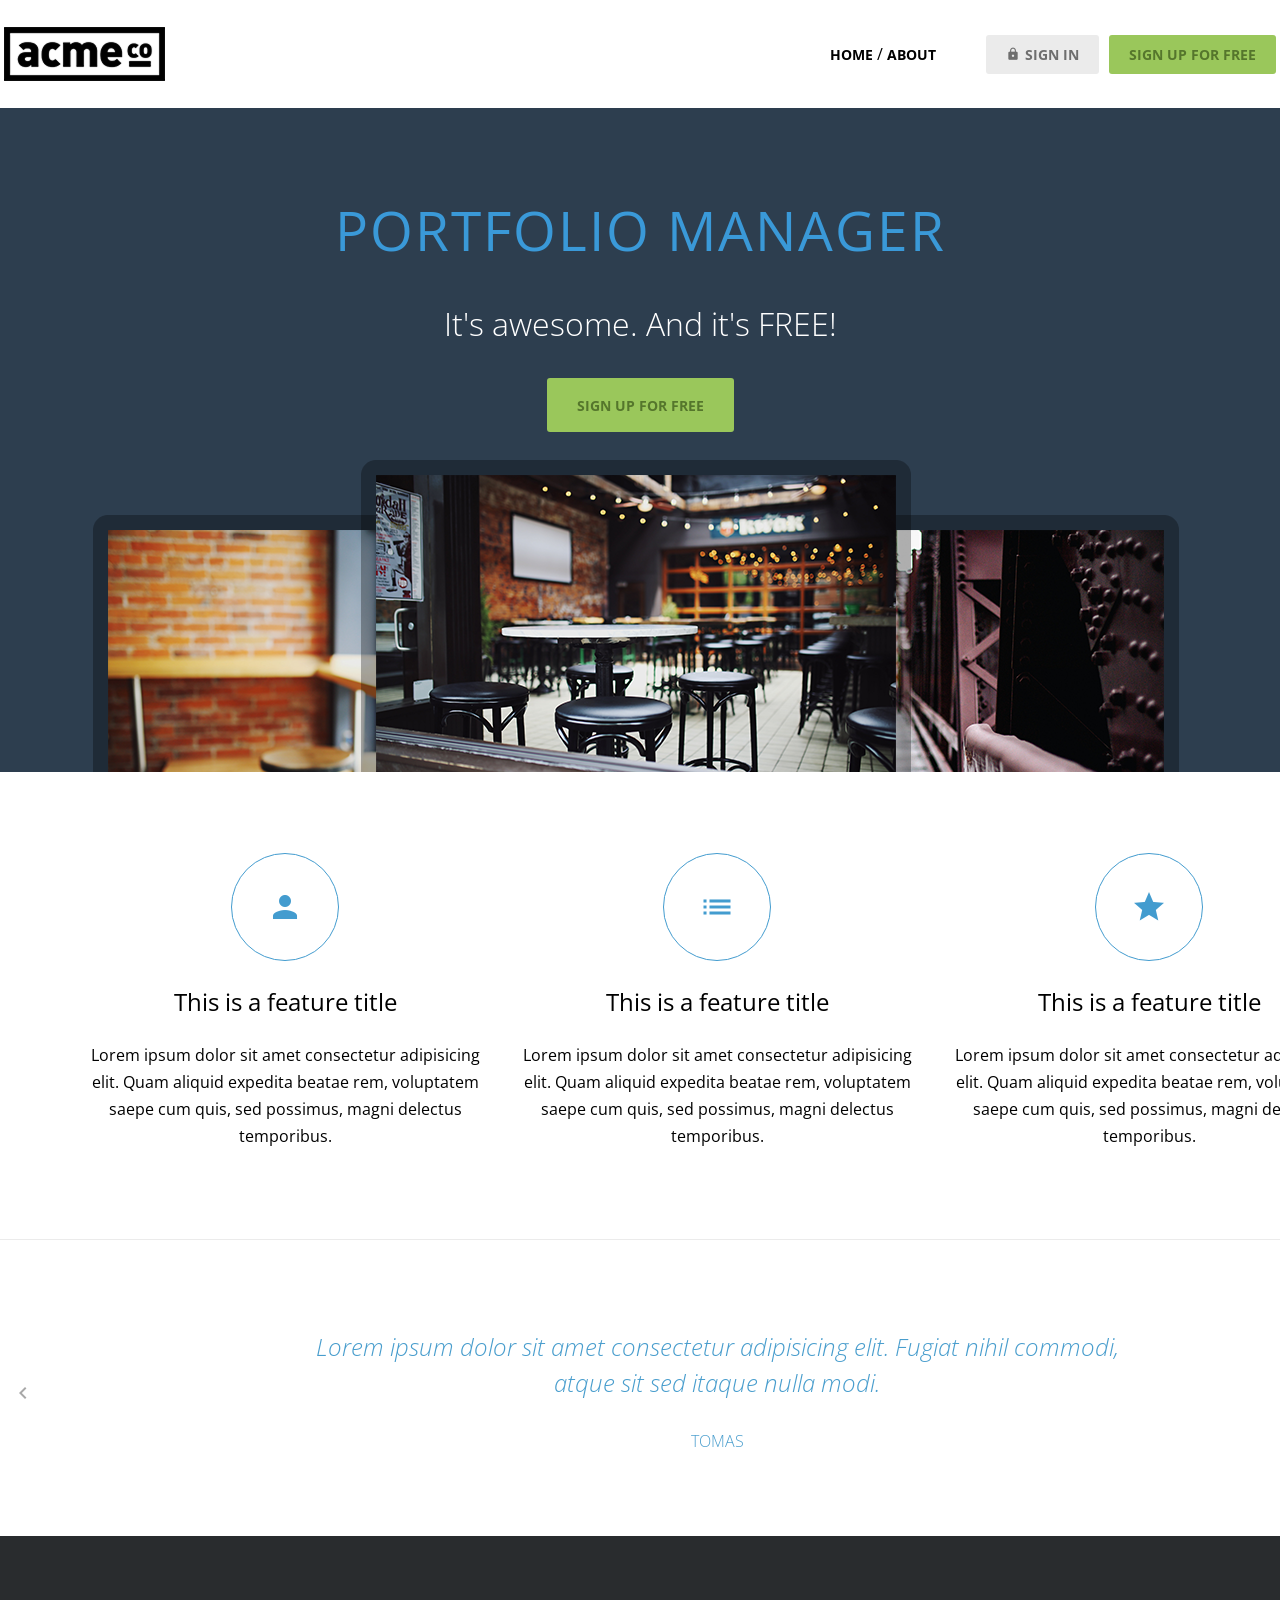
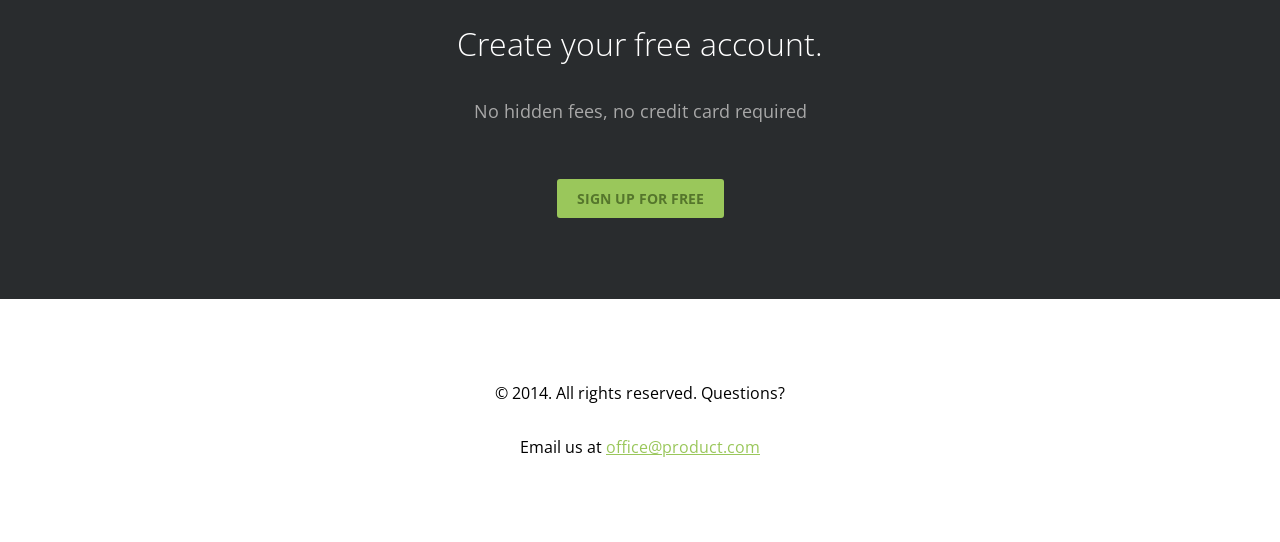
<file: index.html>
<!doctype html>
<html lang="en">
  <head>
    <meta charset="UTF-8" />
    <meta name="viewport" content="width=device-width, initial-scale=1.0" />
    <title>ACME</title>
    <link rel="preconnect" href="https://fonts.googleapis.com" />
    <link rel="preconnect" href="https://fonts.gstatic.com" crossorigin />
    <link
      href="https://fonts.googleapis.com/css2?family=Open+Sans:ital,wght@0,300..800;1,300..800&display=swap"
      rel="stylesheet"
    />
    <link
      href="https://fonts.googleapis.com/icon?family=Material+Icons"
      rel="stylesheet"
    />
    <link rel="stylesheet" href="css/common.css" />
    <link rel="stylesheet" href="css/index.css" />
  </head>
  <body>
    <header>
      <div class="container d-flex justify-content-between align-items-center">
        <h1 class="logo">
          <a href="index.html">
            <img src="images/Logo.png" alt="acme logo" />
            <span class="hidden">ACME</span>
          </a>
        </h1>
        <nav>
          <ul class="d-flex align-items-center">
            <li>
              <a href="index.html" class="text-nav">home</a>
              /
              <a href="about.html" class="text-nav">about</a>
            </li>

            <li>
              <a href="signin.html" class="btn btn-secondary"
                ><span class="material-icons">lock</span>sign in</a
              >
            </li>

            <li>
              <a href="signup.html" class="btn btn-primary">sign up for free</a>
            </li>
          </ul>
        </nav>
      </div>
    </header>

    <main>
      <section class="hero inner-top-pd">
        <div class="container d-flex flex-column align-items-center g-1">
          <h2 class="text-heading-xl">Portfolio Manager</h2>
          <h3 class="text-body-l">It's awesome. And it's FREE!</h3>
          <a href="" class="btn btn-primary big">sign up for free</a>
          <img src="images/hero_image.png" alt="hero image" />
        </div>
      </section>

      <section class="features container inner-pd">
        <h2 class="hidden">Features</h2>
        <ul class="d-flex justify-content-between">
          <li>
            <div class="icon"><span class="material-icons">person</span></div>
            <h3 class="text-heading-s">This is a feature title</h3>
            <p>
              Lorem ipsum dolor sit amet consectetur adipisicing elit. Quam
              aliquid expedita beatae rem, voluptatem saepe cum quis, sed
              possimus, magni delectus temporibus.
            </p>
          </li>
          <li>
            <div class="icon"><span class="material-icons">list</span></div>
            <h3 class="text-heading-s">This is a feature title</h3>
            <p>
              Lorem ipsum dolor sit amet consectetur adipisicing elit. Quam
              aliquid expedita beatae rem, voluptatem saepe cum quis, sed
              possimus, magni delectus temporibus.
            </p>
          </li>
          <li>
            <div class="icon"><span class="material-icons">star</span></div>
            <h3 class="text-heading-s">This is a feature title</h3>
            <p>
              Lorem ipsum dolor sit amet consectetur adipisicing elit. Quam
              aliquid expedita beatae rem, voluptatem saepe cum quis, sed
              possimus, magni delectus temporibus.
            </p>
          </li>
        </ul>
      </section>

      <hr />

      <section class="testimonial slidewrapper container inner-pd">
        <h2 class="hidden">testimonial</h2>
        <ul class="slidecontainer">
          <li>
            <blockquote>
              <p>
                Lorem ipsum dolor sit amet consectetur adipisicing elit. Fugiat
                nihil commodi, atque sit sed itaque nulla modi.
              </p>
            </blockquote>
            <small>john doe</small>
          </li>
          <li>
            <blockquote>
              <p>
                Lorem ipsum dolor sit amet consectetur adipisicing elit. Fugiat
                nihil commodi, atque sit sed itaque nulla modi.
              </p>
            </blockquote>
            <small>tomas</small>
          </li>
          <li>
            <blockquote>
              <p>
                Lorem ipsum dolor sit amet consectetur adipisicing elit. Fugiat
                nihil commodi, atque sit sed itaque nulla modi.
              </p>
            </blockquote>
            <small>jane</small>
          </li>
        </ul>

        <button type="button" class="button prev">
          <span class="material-icons">chevron_left</span>
        </button>
        <button type="button" class="button next">
          <span class="material-icons">chevron_right</span>
        </button>
      </section>

      <section class="cta inner-pd d-flex flex-column align-items-center g-2">
        <div class="content d-flex flex-column g-1">
          <h3 class="text-body-l">Create your free account.</h3>
          <p class="text-body-m-plus">
            No hidden fees, no credit card required
          </p>
        </div>
        <a href="#" class="btn btn-primary">sign up for free</a>
      </section>
    </main>
    <footer class="inner-pd d-flex flex-column g-1 align-items-center">
      <p>&copy; 2014. All rights reserved. Questions?</p>
      <p>Email us at <a href="#" class="text-link">office@product.com</a></p>
    </footer>
  </body>
</html>
</file>
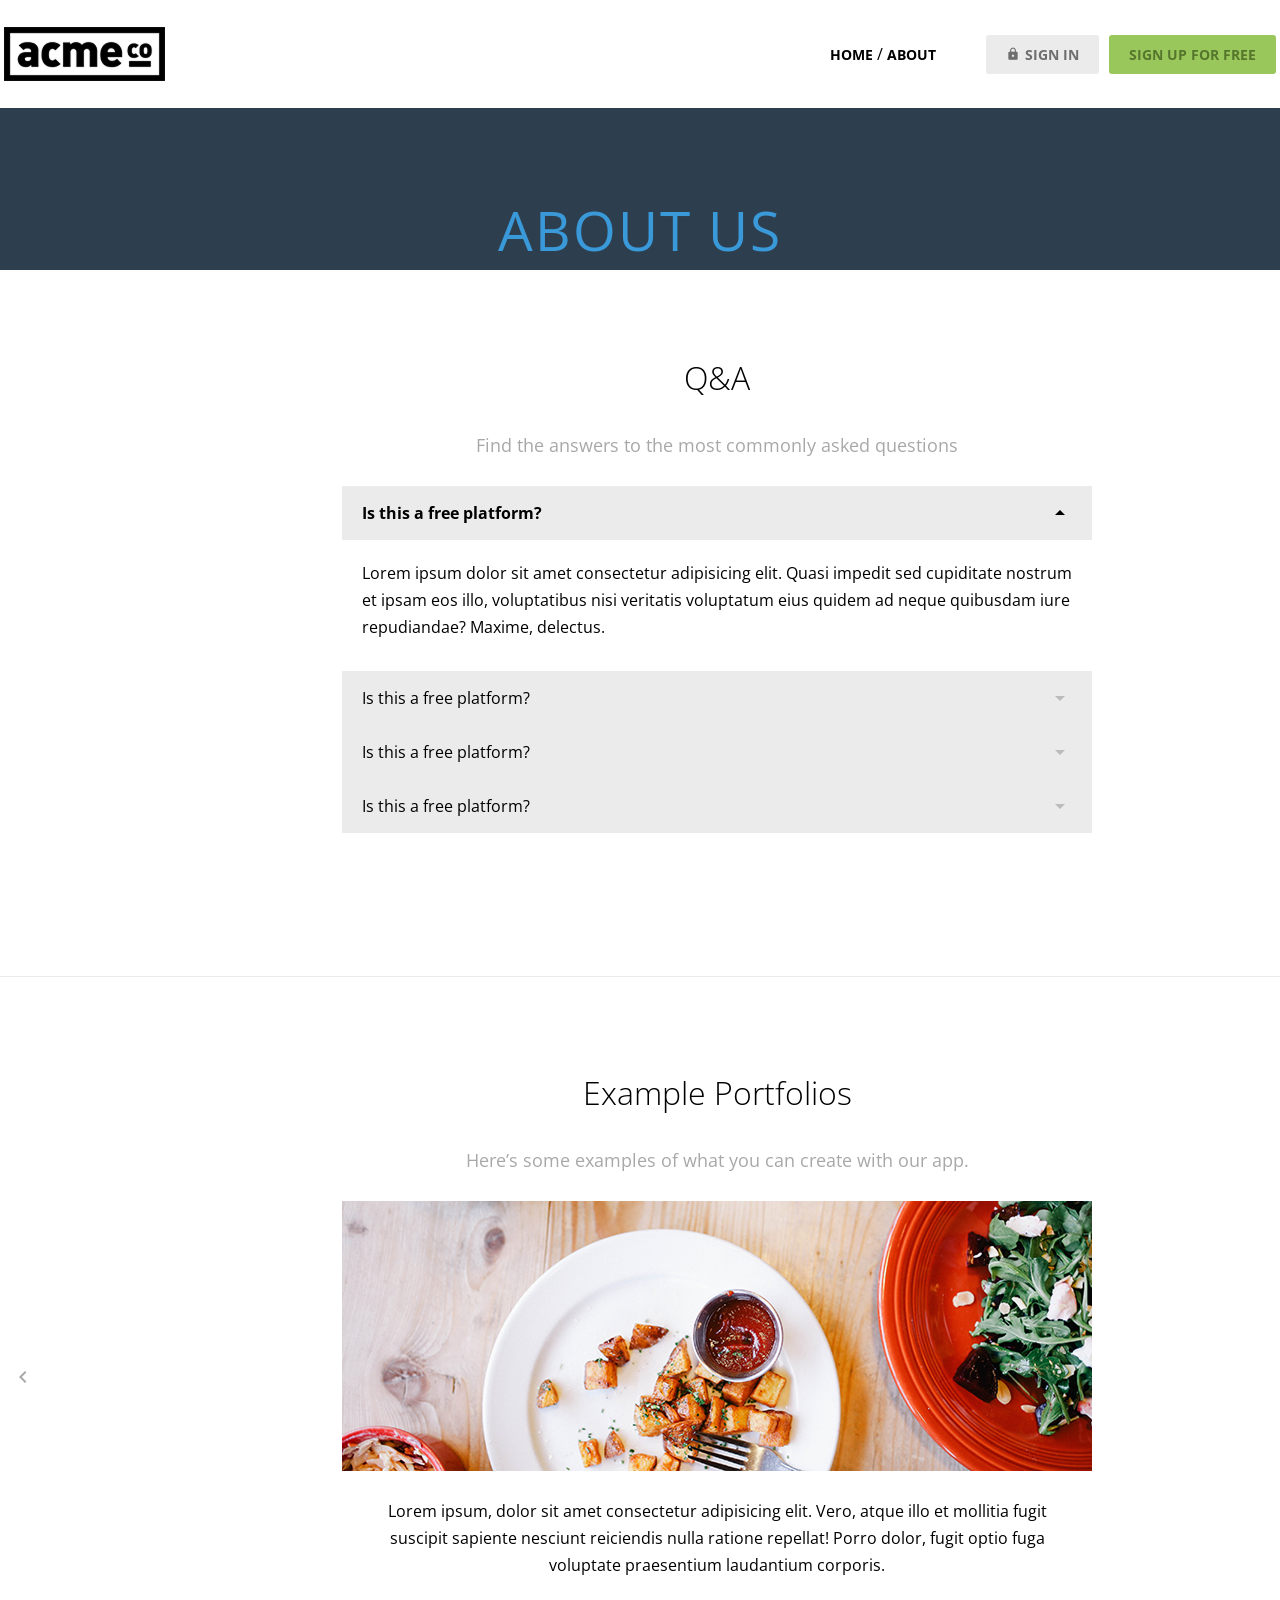
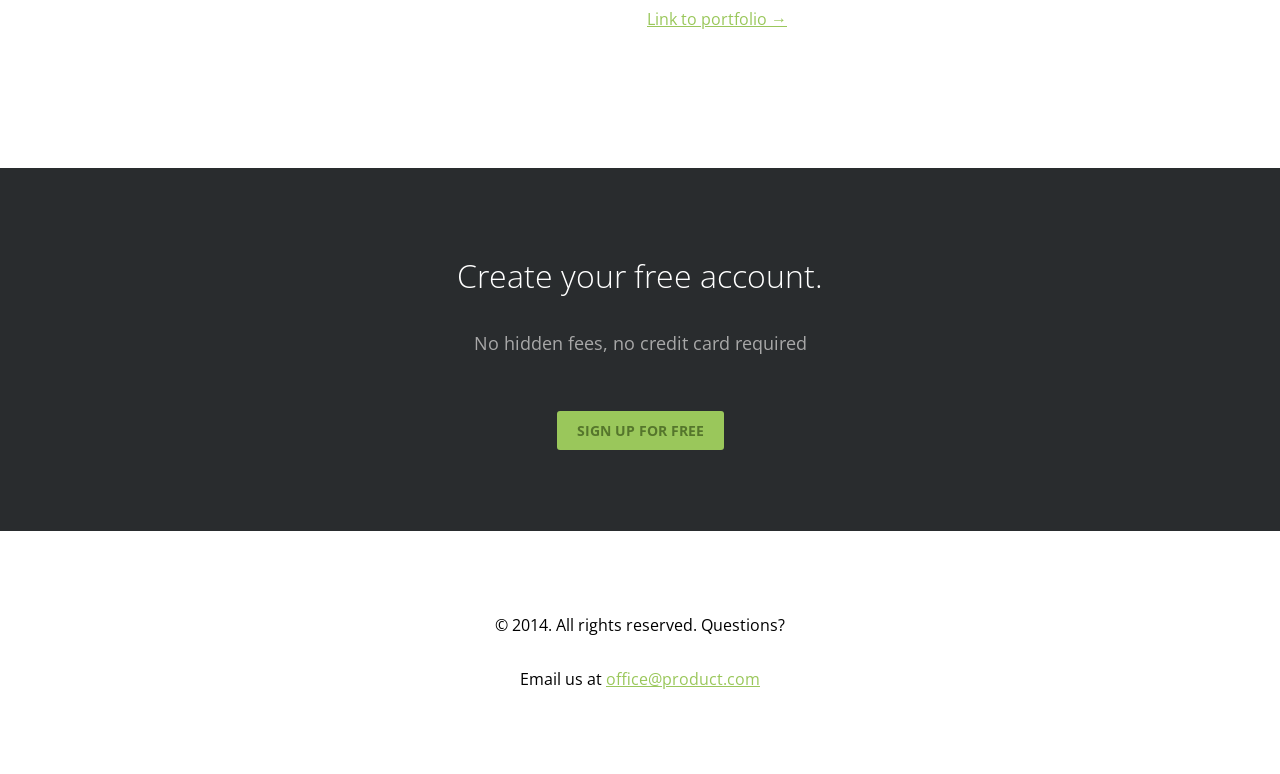
<file: about.html>
<!doctype html>
<html lang="en">
  <head>
    <meta charset="UTF-8" />
    <meta name="viewport" content="width=device-width, initial-scale=1.0" />
    <title>About - ACME</title>
    <link rel="preconnect" href="https://fonts.googleapis.com" />
    <link rel="preconnect" href="https://fonts.gstatic.com" crossorigin />
    <link
      href="https://fonts.googleapis.com/css2?family=Open+Sans:ital,wght@0,300..800;1,300..800&display=swap"
      rel="stylesheet"
    />
    <link
      href="https://fonts.googleapis.com/icon?family=Material+Icons"
      rel="stylesheet"
    />
    <link rel="stylesheet" href="css/common.css" />
    <link rel="stylesheet" href="css/about.css" />
  </head>
  <body>
    <header>
      <div class="container d-flex justify-content-between align-items-center">
        <h1 class="logo">
          <a href="index.html">
            <img src="images/Logo.png" alt="acme logo" />
            <span class="hidden">ACME</span>
          </a>
        </h1>
        <nav>
          <ul class="d-flex align-items-center">
            <li>
              <a href="index.html" class="text-nav">home</a>
              /
              <a href="about.html" class="text-nav">about</a>
            </li>

            <li>
              <a href="signin.html" class="btn btn-secondary"
                ><span class="material-icons">lock</span>sign in</a
              >
            </li>

            <li>
              <a href="signup.html" class="btn btn-primary">sign up for free</a>
            </li>
          </ul>
        </nav>
      </div>
    </header>

    <main>
      <section class="hero inner-top-pd">
        <div class="container text-center">
          <h2 class="text-heading-xl">about us</h2>
        </div>
      </section>

      <section class="qna container inner-pd">
        <div class="header d-flex flex-column g-1 align-items-center">
          <h3 class="text-body-l">Q&amp;A</h3>
          <p class="text-body-m-plus">
            Find the answers to the most commonly asked questions
          </p>
          <ul class="qnalist">
            <li class="active">
              <h4 class="question">
                Is this a free platform?
                <span class="material-icons">arrow_drop_down</span>
              </h4>
              <div class="answer">
                <p>Lorem ipsum dolor sit amet consectetur adipisicing elit. Quasi impedit sed cupiditate nostrum et ipsam eos illo, voluptatibus nisi veritatis voluptatum eius quidem ad neque quibusdam iure repudiandae? Maxime, delectus.</p>
              </div>
            </li>
            <li>
              <h4 class="question">
                Is this a free platform?
                <span class="material-icons">arrow_drop_down</span>
              </h4>
              <div class="answer">
                <p>Lorem ipsum dolor sit amet consectetur adipisicing elit. Quasi impedit sed cupiditate nostrum et ipsam eos illo, voluptatibus nisi veritatis voluptatum eius quidem ad neque quibusdam iure repudiandae? Maxime, delectus.</p>
              </div>
            </li>
            <li>
              <h4 class="question">
                Is this a free platform?
                <span class="material-icons">arrow_drop_down</span>
              </h4>
              <div class="answer">
                <p>Lorem ipsum dolor sit amet consectetur adipisicing elit. Quasi impedit sed cupiditate nostrum et ipsam eos illo, voluptatibus nisi veritatis voluptatum eius quidem ad neque quibusdam iure repudiandae? Maxime, delectus.</p>
              </div>
            </li>
            <li>
              <h4 class="question">
                Is this a free platform?
                <span class="material-icons">arrow_drop_down</span>
              </h4>
              <div class="answer">
                <p>Lorem ipsum dolor sit amet consectetur adipisicing elit. Quasi impedit sed cupiditate nostrum et ipsam eos illo, voluptatibus nisi veritatis voluptatum eius quidem ad neque quibusdam iure repudiandae? Maxime, delectus.</p>
              </div>
            </li>
            
          </ul>
        </div>
      </section>

      <hr />

      <section class="portfolio slidewrapper container inner-pd">
        <div class="header d-flex flex-column g-1 text-center">
          <h3 class="text-body-l">Example Portfolios</h3>
          <p class="text-body-m-plus">
            Here’s some examples of what you can create with our app.
          </p>
        <ul class="slidecontainer">
          <li>
            <img src="images/portfolio_01.jpg" alt="portfolio_01">
            <p>Lorem ipsum, dolor sit amet consectetur adipisicing elit. Vero, atque illo et mollitia fugit suscipit sapiente nesciunt reiciendis nulla ratione repellat! Porro dolor, fugit optio fuga voluptate praesentium laudantium corporis.</p>
            <a href="" class="text-link">Link to portfolio &rarr;</a>
          </li>
        </ul>

        <button type="button" class="button prev">
          <span class="material-icons">chevron_left</span>
        </button>
        <button type="button" class="button next">
          <span class="material-icons">chevron_right</span>
        </button>
      </section>

      <section class="cta inner-pd d-flex flex-column align-items-center g-2">
        <div class="content d-flex flex-column g-1">
          <h3 class="text-body-l">Create your free account.</h3>
          <p class="text-body-m-plus">
            No hidden fees, no credit card required
          </p>
        </div>
        <a href="#" class="btn btn-primary">sign up for free</a>
      </section>
    </main>
    <footer class="inner-pd d-flex flex-column g-1 align-items-center">
      <p>&copy; 2014. All rights reserved. Questions?</p>
      <p>Email us at <a href="#" class="text-link">office@product.com</a></p>
    </footer>
  </body>
</html>
</file>
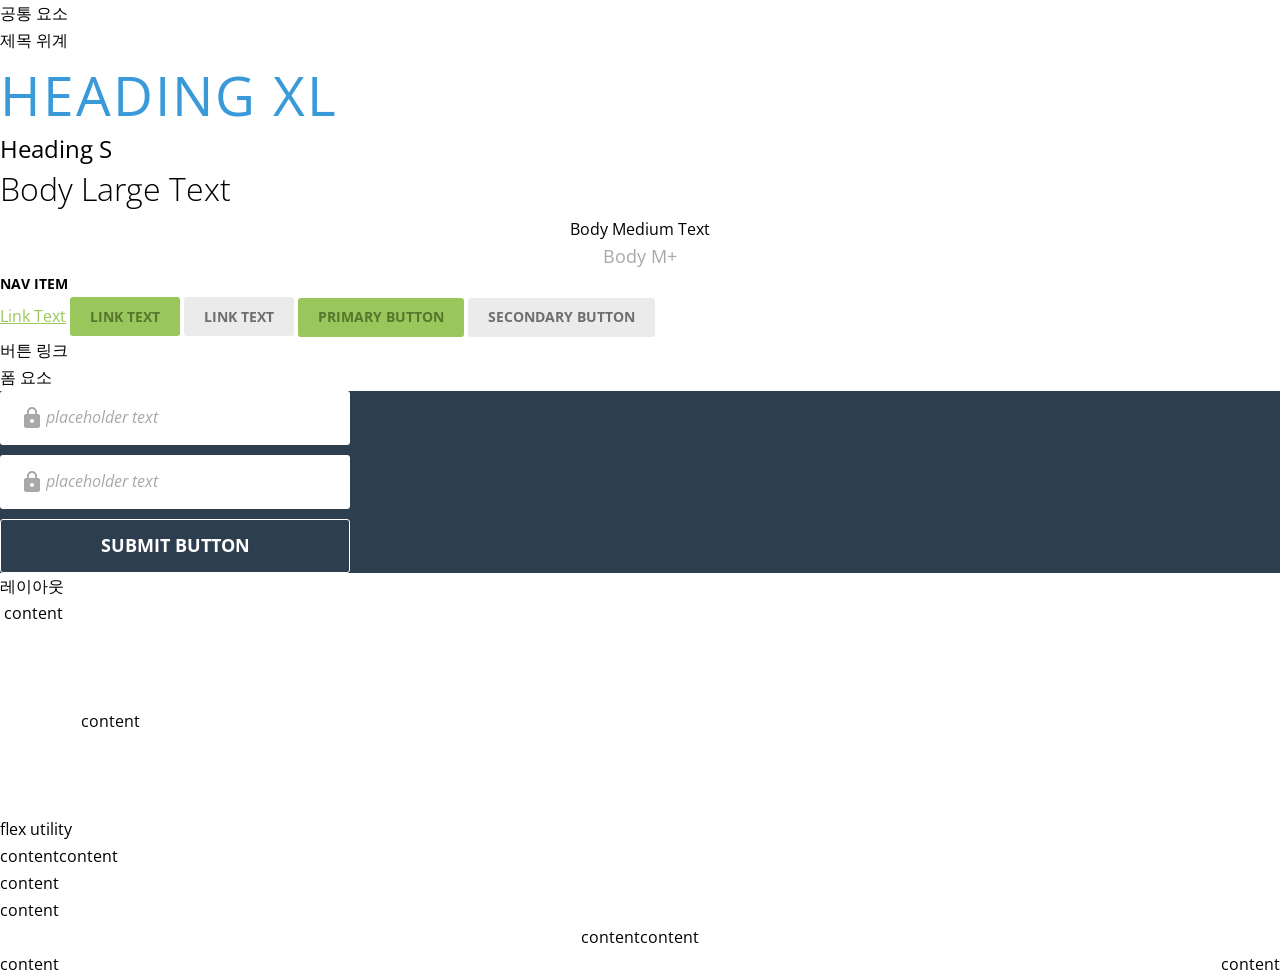
<file: common.html>
<!DOCTYPE html>
<html lang="en">
<head>
  <meta charset="UTF-8">
  <meta name="viewport" content="width=device-width, initial-scale=1.0">
  <title>ACME</title>
  <link rel="preconnect" href="https://fonts.googleapis.com">
  <link rel="preconnect" href="https://fonts.gstatic.com" crossorigin>
  <link href="https://fonts.googleapis.com/css2?family=Open+Sans:ital,wght@0,300..800;1,300..800&display=swap" rel="stylesheet">
  <link href="https://fonts.googleapis.com/icon?family=Material+Icons" rel="stylesheet">
  <link rel="stylesheet" href="css/common.css">
</head>
<body>
  <h1>공통 요소</h1>
  <h2>제목 위계</h2>
      <!-- Heading -->
    <h1 class="text-heading-xl">Heading XL</h1>
    <h2 class="text-heading-s">Heading S</h2>

    <!-- Body -->
    <p class="text-body-l">Body Large Text</p>
    <p class="text-body-m">Body Medium Text</p>
    <p class="text-body-m-plus">Body M+</p>

    <!-- Navigation -->
    <nav>
      <ul>
        <li><a href="#" class="text-nav">Nav Item</a></li>
      </ul>
    </nav>

    <!-- Link -->
    <a href="#" class="text-link">Link Text</a>
    <a href="#" class="btn btn-primary">Link Text</a>
    <a href="#" class="btn btn-secondary">Link Text</a>

    <!-- Button -->
    <button class="btn btn-primary">Primary Button</button>
    <button class="btn btn-secondary">Secondary Button</button>
  <h2>버튼 링크</h2>
  <h2>폼 요소</h2>
    <div class="hero">
      <form action="">
        <div class="field">
          <label for="useremail">
            <span class="material-icons">lock</span>
          </label>
          <input type="text" id="useremail" placeholder="placeholder text">
        </div>
        <div class="field">
          <label for="useremail">
            <span class="material-icons">lock</span>
          </label>
          <input type="text" id="useremail" placeholder="placeholder text">
        </div>
        <button type="submit">Submit button</button>
      </form>
    </div>
  <h2>레이아웃</h2>
  <div class="container">
    content
  </div>
  <div class="container inner-pd">
    content
  </div>
  <h3>flex utility</h3>
  <div class="d-flex">
    <div>content</div>
    <div>content</div>
  </div>
  <div class="d-flex flex-column ">
    <div>content</div>
    <div>content</div>
  </div>
  <div class="d-flex justify-content-center">
    <div>content</div>
    <div>content</div>
  </div>
  <div class="d-flex justify-content-between">
    <div>content</div>
    <div>content</div>
  </div>
</body>
</html>
</file>
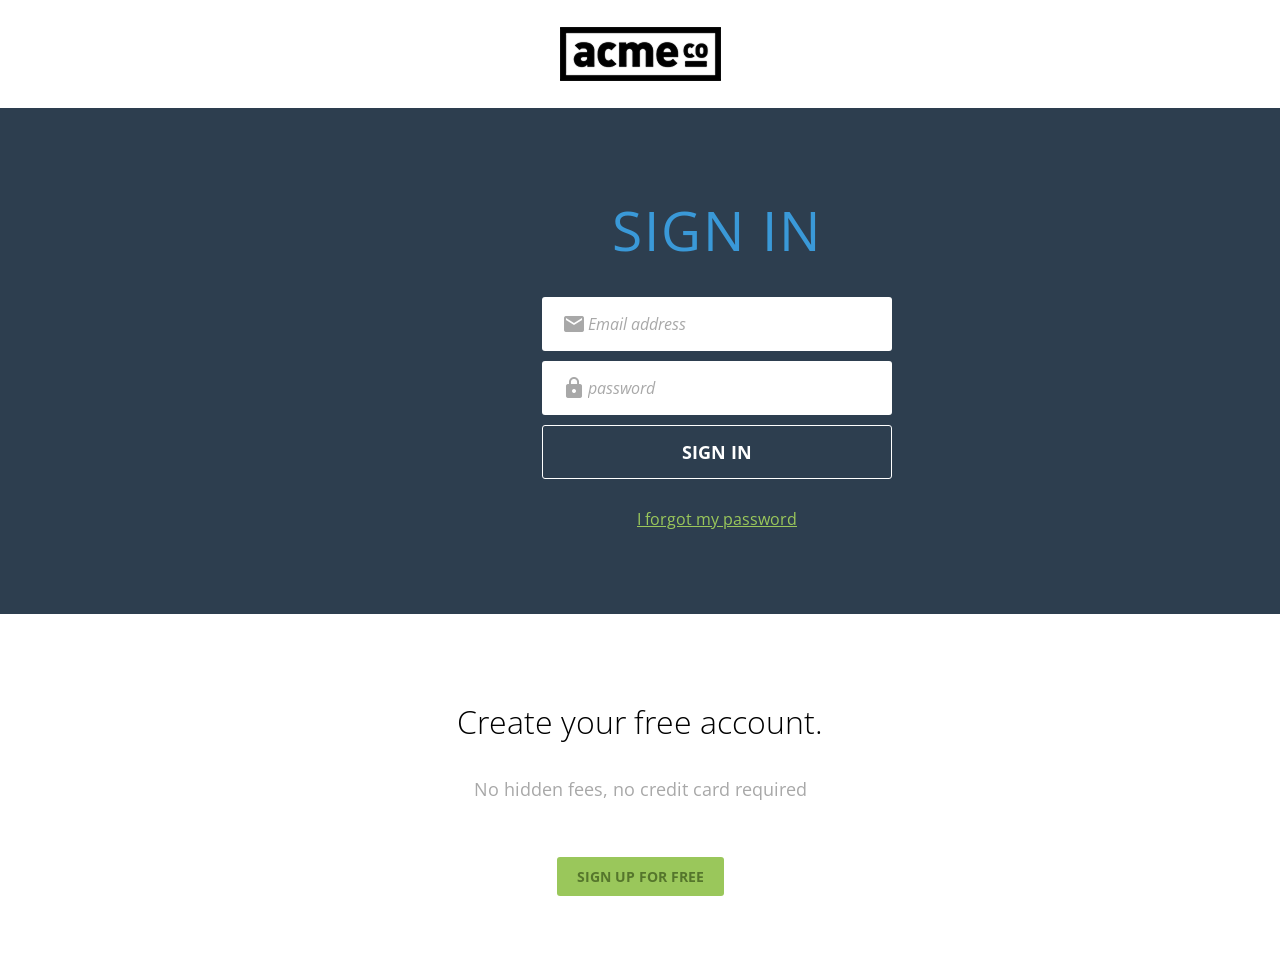
<file: signin.html>
<!doctype html>
<html lang="en">
  <head>
    <meta charset="UTF-8" />
    <meta name="viewport" content="width=device-width, initial-scale=1.0" />
    <title>Signin - CME</title>
    <link rel="preconnect" href="https://fonts.googleapis.com" />
    <link rel="preconnect" href="https://fonts.gstatic.com" crossorigin />
    <link
      href="https://fonts.googleapis.com/css2?family=Open+Sans:ital,wght@0,300..800;1,300..800&display=swap"
      rel="stylesheet"
    />
    <link
      href="https://fonts.googleapis.com/icon?family=Material+Icons"
      rel="stylesheet"
    />
    <link rel="stylesheet" href="css/common.css" />
    <link rel="stylesheet" href="css/sign.css" />
  </head>
  <body>
    <header>
      <div class="container d-flex justify-content-center align-items-center">
        <h1 class="logo">
          <a href="index.html">
            <img src="images/Logo.png" alt="acme logo" />
            <span class="hidden">ACME</span>
          </a>
        </h1>
      </div>
    </header>

    <main>
      <section class="hero inner-pd">
        <div class="container d-flex flex-column align-items-center g-1">
          <h2 class="text-heading-xl">Sign in</h2>

          <form action="">
            <div class="field">
              <label for="useremail">
                <span class="material-icons">email</span>
              </label>
              <input type="text" id="useremail" placeholder="Email address" />
            </div>
            <div class="field">
              <label for="useremail">
                <span class="material-icons">lock</span>
              </label>
              <input type="text" id="useremail" placeholder="password" />
            </div>
            <button type="submit">Sign in</button>
          </form>
          <a href="" class="text-link">I forgot my password</a>
        </div>
      </section>
    </main>

    <footer class="inner-pd d-flex flex-column align-items-center g-2">
      <div class="content d-flex flex-column g-1">
        <h3 class="text-body-l">Create your free account.</h3>
        <p class="text-body-m-plus">No hidden fees, no credit card required</p>
      </div>
      <a href="#" class="btn btn-primary">sign up for free</a>
    </footer>
  </body>
</html>
</file>
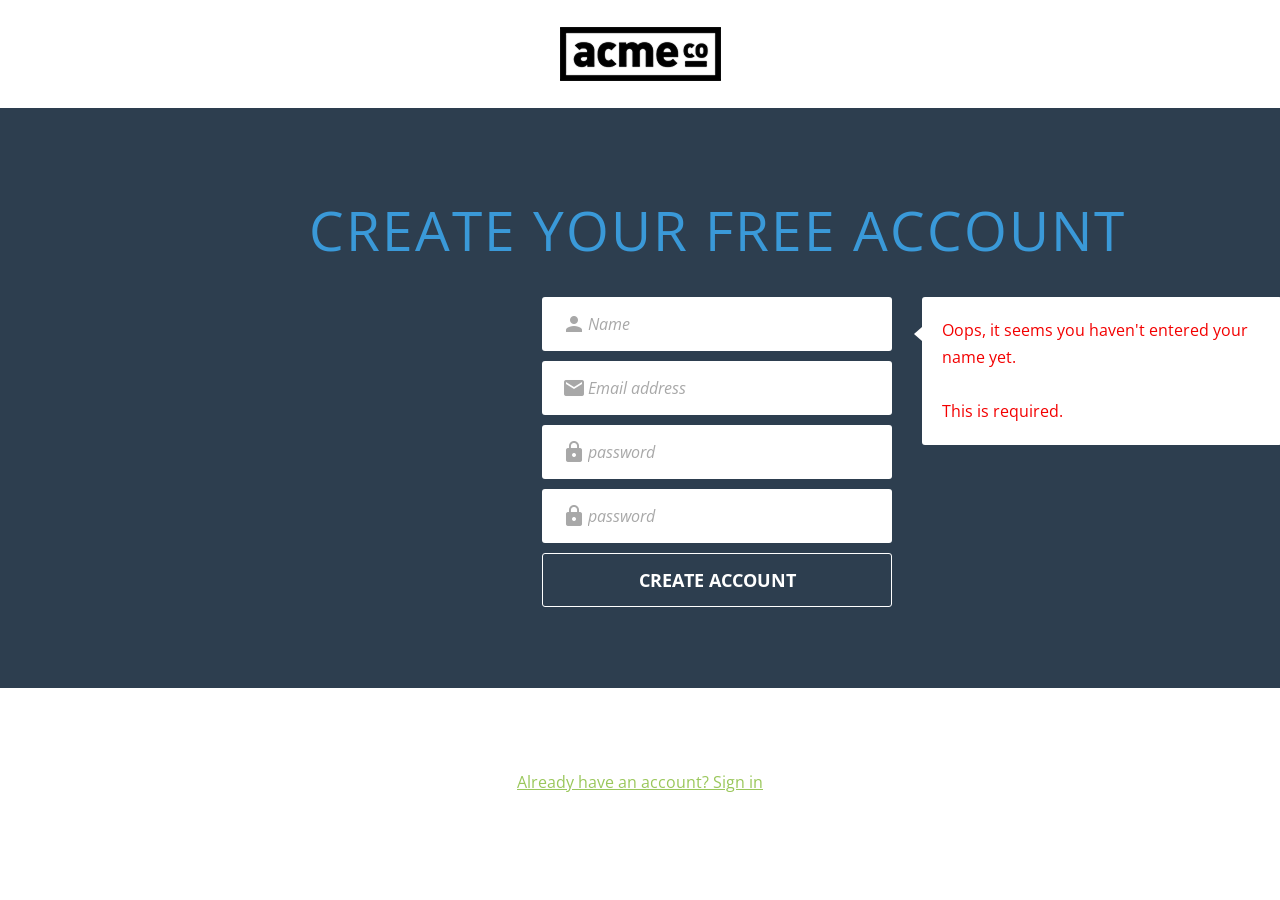
<file: signup.html>
<!doctype html>
<html lang="en">
  <head>
    <meta charset="UTF-8" />
    <meta name="viewport" content="width=device-width, initial-scale=1.0" />
    <title>Signup - ACME</title>
    <link rel="preconnect" href="https://fonts.googleapis.com" />
    <link rel="preconnect" href="https://fonts.gstatic.com" crossorigin />
    <link
      href="https://fonts.googleapis.com/css2?family=Open+Sans:ital,wght@0,300..800;1,300..800&display=swap"
      rel="stylesheet"
    />
    <link
      href="https://fonts.googleapis.com/icon?family=Material+Icons"
      rel="stylesheet"
    />
    <link rel="stylesheet" href="css/common.css" />
    <link rel="stylesheet" href="css/sign.css" />
  </head>
  <body>
    <header>
      <div class="container d-flex justify-content-center align-items-center">
        <h1 class="logo">
          <a href="index.html">
            <img src="images/Logo.png" alt="acme logo" />
            <span class="hidden">ACME</span>
          </a>
        </h1>
      </div>
    </header>

    <main>
      <section class="hero inner-pd">
        <div class="container d-flex flex-column align-items-center g-1">
          <h2 class="text-heading-xl">create your free account</h2>

          <form action="">
            <div class="field">
              <label for="useremail">
                <span class="material-icons">person</span>
              </label>
              <input type="text" id="useremail" placeholder="Name" />
            </div>
            <div class="field">
              <label for="useremail">
                <span class="material-icons">email</span>
              </label>
              <input type="text" id="useremail" placeholder="Email address" />
            </div>
            <div class="field">
              <label for="userpw">
                <span class="material-icons">lock</span>
              </label>
              <input type="text" id="userpw" placeholder="password" />
            </div>
            <div class="field">
              <label for="userpwcf">
                <span class="material-icons">lock</span>
              </label>
              <input type="text" id="userpwcf" placeholder="password" />
            </div>
            <button type="submit">create Account</button>
            <div class="feedback">
              <p>Oops, it seems you haven't entered your name yet.</p>
              <p>This is required.</p>
            </div>
          </form>
        </div>
      </section>
    </main>

    <footer class="inner-pd text-center">
      <a href="#" class="text-link">Already have an account? Sign in</a>
    </footer>
  </body>
</html>
</file>
<file: css/index.css>
.hero h3 {
  color: var(--white);
}

.features ul {
  gap: 24px;
  text-align: center;
}

.features ul li {
  display: flex;
  flex-direction: column;
  gap: var(--base-unit);
  align-items: center;
}

.features .icon {
  width: calc(var(--base-unit) * 4);
  height: calc(var(--base-unit) * 4);
  display: flex;
  justify-content: center;
  align-items: center;
  border: 1px solid var(--medium-blue);
  border-radius: 50%;
  box-sizing: border-box;
  color: var(--medium-blue);
}

.features .icon span {
  font-size: 36px;
}

.testimonial li {
  font-weight: 300;
  color: var(--light-blue);
  text-align: center;
}
.testimonial blockquote {
  width: 840px;
  font-style: italic;
  font-size: 24px;
  line-height: 36px;
}
.testimonial small {
  text-transform: uppercase;
}
</file>
<file: css/about.css>
.qnalist {
  width: 750px;
  margin: 0 auto;
}

.qnalist li.active .question span {
  opacity: 1;
  transform: rotate(180deg);
}

.qnalist .question {
  display: flex;
  justify-content: space-between;
  padding: 0 20px;
  align-items: center;
  background: var(--super--light--gray);
  height: calc(var(--base-unit) * 2);
}

.qnalist .question span {
  opacity: 0.2;
  color: #000;
  transition: 0.35s;
}

.qnalist .answer {
  display: flex;
  height: 0;
  padding: 0 20px;
  flex-direction: column;
  gap: 27px;
  overflow: hidden;
  transition: 0.35s;
}
.qnalist li.active .question {
  font-weight: bold;
}
.qnalist li.active .answer {
  height: auto;
  padding: 20px 20px 30px;
}
</file>
<file: css/sign.css>
.hero form {
  position: relative;
}

.feedback {
  width: 320px;
  padding: 20px;
  color: #f30000;
  background: var(--white);
  border-radius: 3px;
  position: absolute;
  left: calc(100% + 30px);
  top: 0;
  display: flex;
  flex-direction: column;
  gap: var(--base-unit);
}

.feedback:after {
  content: "";
  position: absolute;
  width: 0;
  height: 0;
  border-width: 7px 8px;
  border-style: solid;
  border-color: transparent #fff transparent transparent;
  top: 30px;
  right: 100%;
}
</file>
<file: css/common.css>
@import url("normalize.css");
@import url("reset.css");
@import url("flex-utility.css");

:root {
  /* Layout */
  --base-unit: 27px;
  --base-font: 16px;

  /* Color styles */
  --black: rgba(44, 44, 44, 1);
  --light--gray: rgba(168, 168, 168, 1);
  --medium--gray: rgba(110, 110, 110, 1);
  --super--light--gray: rgba(235, 235, 235, 1);
  --primary: rgba(154, 199, 91, 1);
  --secondary: rgba(85, 118, 44, 1);
  --white: rgba(255, 255, 255, 1);
  --hero: rgba(45, 62, 79, 1);
  --hero--title: rgba(58, 153, 216, 1);
  --medium-blue: rgba(67, 156, 207, 1);
  --light-blue: rgba(72, 157, 205, 1);
  --c-t-a: rgba(41, 44, 46, 1);

  /* Text-size styles */
  --heading--x-l: 55px;
  --body--l: 32px;
  --heading--s: 24px;
  --body--m: 16px;
  --nav--item: 14px;
  --body--m-plus: 18px;
  --link: 16px;
  --button---secondary: 14px;
  --button---primary: 14px;
}

body {
  /* font-family: "Open Sans", sans-serif;
  font-size: var(--base-font); */
  font:
    var(--base-font)/var(--base-unit) "Open Sans",
    sans-serif;
}

/* 폰트 위계 */
.text-heading-xl {
  font-size: 55px;
  line-height: calc(var(--base-unit) * 3);
  color: var(--hero--title);
  text-transform: uppercase;
  letter-spacing: 2px;
}
.text-heading-s {
  font-size: 24px;
  line-height: var(--base-unit);
}
.text-body-l {
  font-size: 32px;
  line-height: calc(var(--base-unit) * 2);
  font-weight: 300;
}
.text-body-m {
  font-size: 16px;
  line-height: var(--base-unit);
  text-align: center;
}
.text-body-m-plus {
  font-size: 18px;
  line-height: var(--base-unit);
  text-align: center;
  color: var(--light--gray);
}
.text-nav {
  font-size: 14px;
  font-weight: bold;
  text-transform: uppercase;
}

/* 링크 버튼 */
.btn {
  height: 39px;
  background-color: var(--super--light--gray);
  border-radius: 3px;
  padding: 0 20px;
  display: inline-flex;
  color: var(--medium--gray);
  align-items: center;
  font-size: 14px;
  font-weight: bold;
  gap: 5px;
  text-transform: uppercase;
}
.btn .material-icons {
  font-size: 14px;
}
.btn-primary {
  background: var(--primary);
  color: var(--secondary);
}
.btn.big {
  height: calc(var(--base-unit) * 2);
  padding: 0 30px;
}
/* 폼 요소 */
.hero {
  background: var(--hero);
}
form {
  width: 350px;
  display: flex;
  flex-direction: column;
  gap: 10px;
}
form .field {
  height: calc(var(--base-unit) * 2);
  background: var(--white);
  border-radius: 3px;
  padding: 0 20px;
  display: flex;
  align-items: center;
  color: var(--light--gray);
}

form .field label {
  display: flex;
}
form .field input {
  font-style: italic;
  color: var(--black);
  width: 100%;
  outline: none;
}
form .field:focus-within {
  box-shadow: inset 0 0 5px rgba(72, 0, 255, 0.7);
}
form .field input::placeholder {
  color: var(--light--gray);
}
form button {
  height: calc(var(--base-unit) * 2);
  display: flex;
  align-items: center;
  justify-content: center;
  padding: 0 20px;
  border: 1px solid var(--white);
  border-radius: 3px;
  color: var(--white);
  font-size: 18px;
  text-transform: uppercase;
  font-weight: bold;
}
/* 레이아웃 */
.container {
  width: 1272px;
  margin: 0 auto;
}
.inner-pd {
  padding: calc(var(--base-unit) * 3);
}
.inner-top-pd {
  padding-top: calc(var(--base-unit) * 3);
}

hr {
  border: none;
  height: 1px;
  background: var(--super--light--gray);
}

.text-link {
  text-decoration: underline;
  color: var(--primary);
}

section .header {
  margin-bottom: calc(var(--base-unit) * 2);
}

/* 헤더 */
body > header {
  background: var(--white);
  padding: var(--base-unit) 0;
  box-shadow: 0 4px 5px rgba(0, 0, 0, 0.1);
}

.hidden {
  position: absolute;
  clip-path: inset(50%);
  width: 1px;
  height: 1px;
  overflow: hidden;
}
header nav ul {
  gap: 10px;
}

header nav ul li:first-child {
  margin-right: 40px;
}

/* 슬라이드 */
.slidewrapper {
  position: relative;
  overflow: hidden;
}

.slidecontainer {
  width: 300%;
  display: flex;
  transition: 0.3s ease-out;
  transform: translateX(-1272px);
}

.slidecontainer li {
  width: 100%;
  display: flex;
  flex-direction: column;
  align-items: center;
  gap: var(--base-unit);
}

.slidecontainer li > p {
  width: 700px;
  text-align: center;
}

.slidewrapper button {
  width: 45px;
  height: 45px;
  display: flex;
  justify-content: center;
  align-items: center;
  color: var(--light--gray);
  cursor: pointer;
  position: absolute;
  top: 50%;
  transform: translateY(-50%);
}
.slidewrapper button.prev {
  left: 0;
}
.slidewrapper button.next {
  right: 0;
}

/* CTA */
.cta {
  background: var(--c-t-a);
}

.cta h3 {
  color: var(--white);
}
</file>
